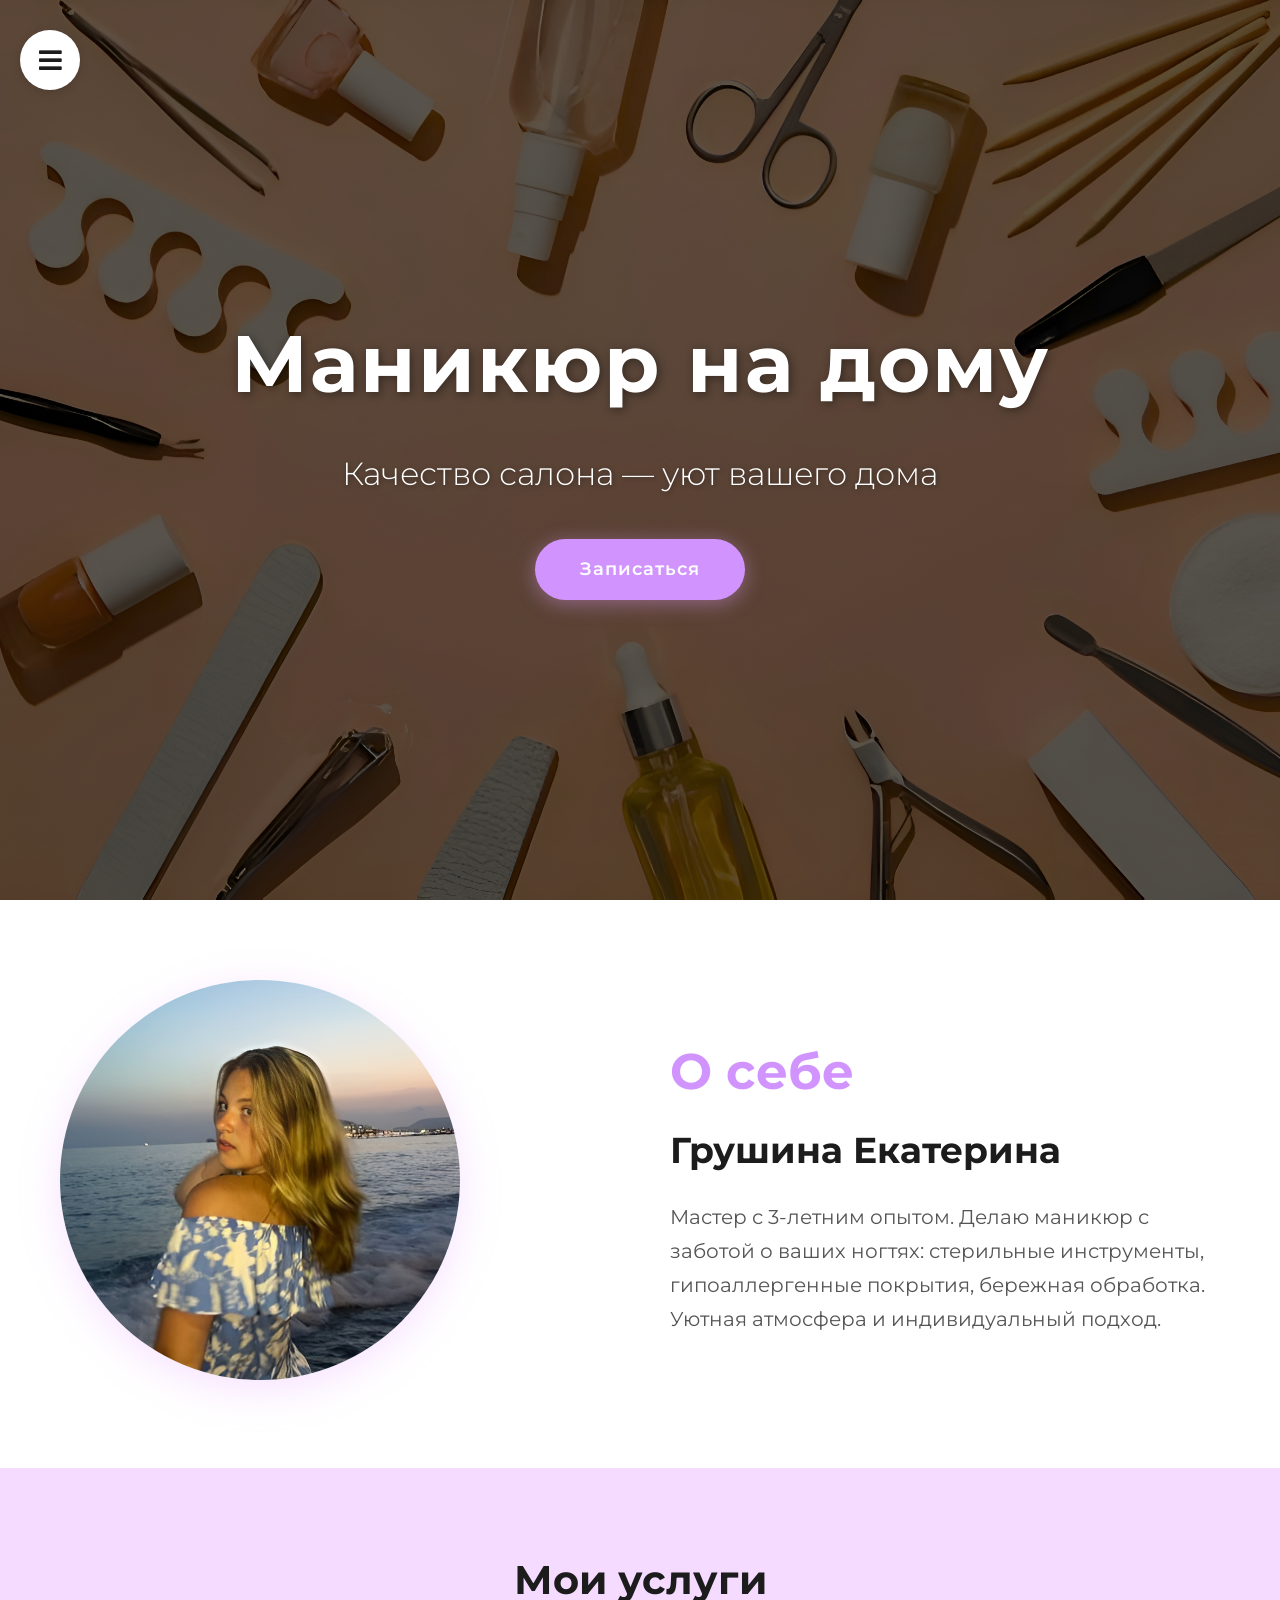
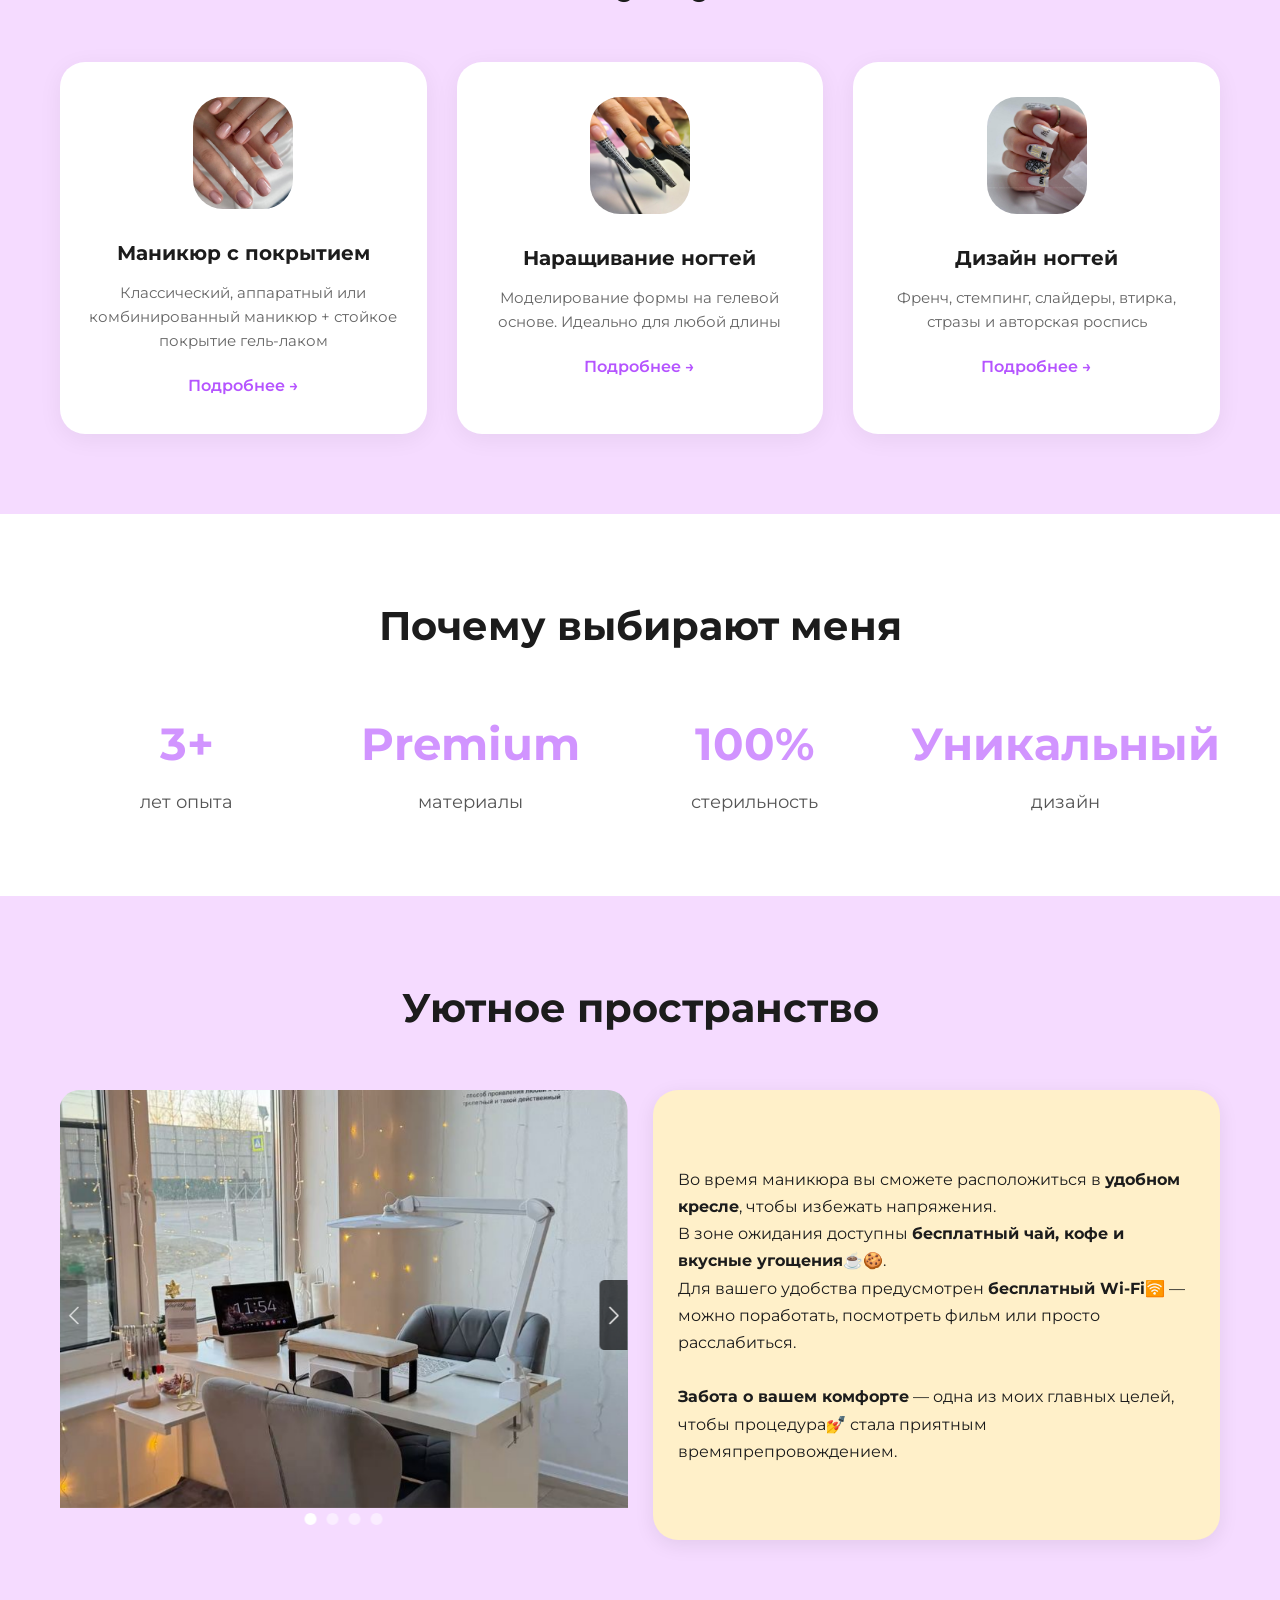
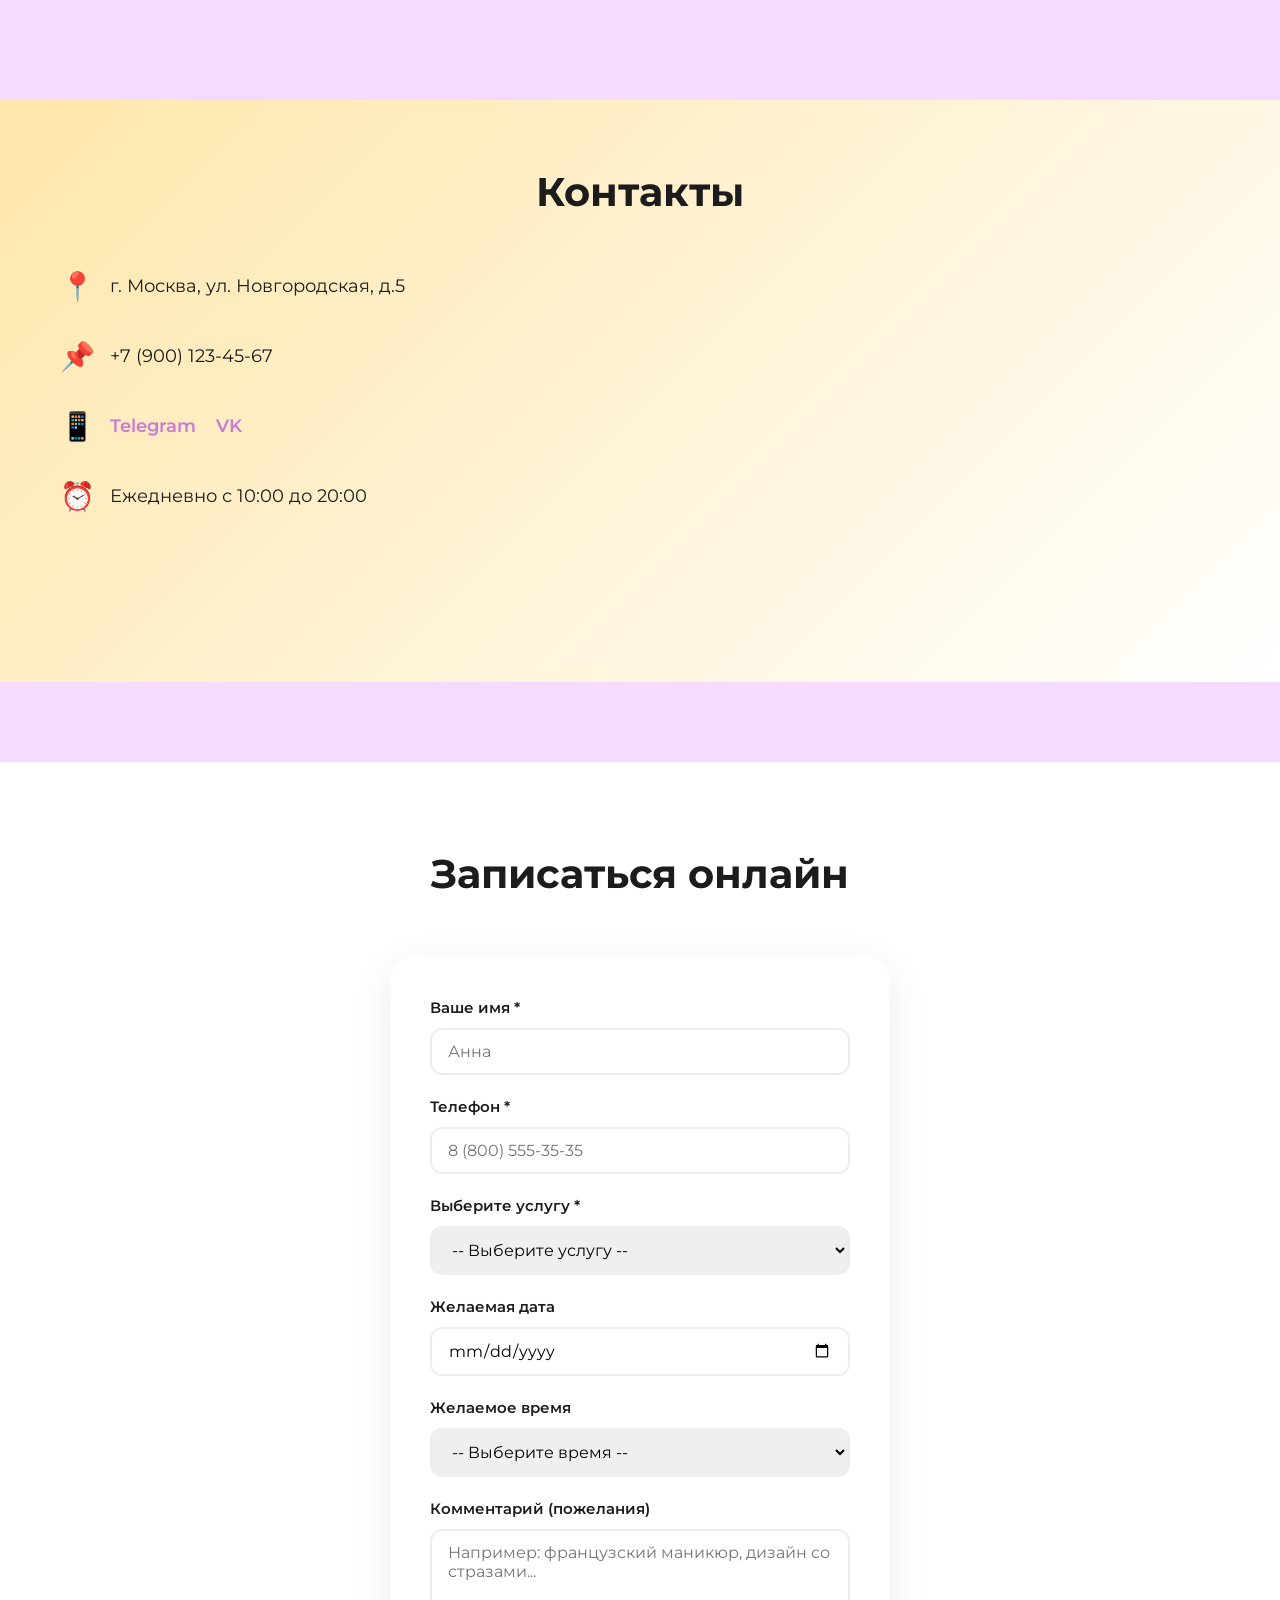
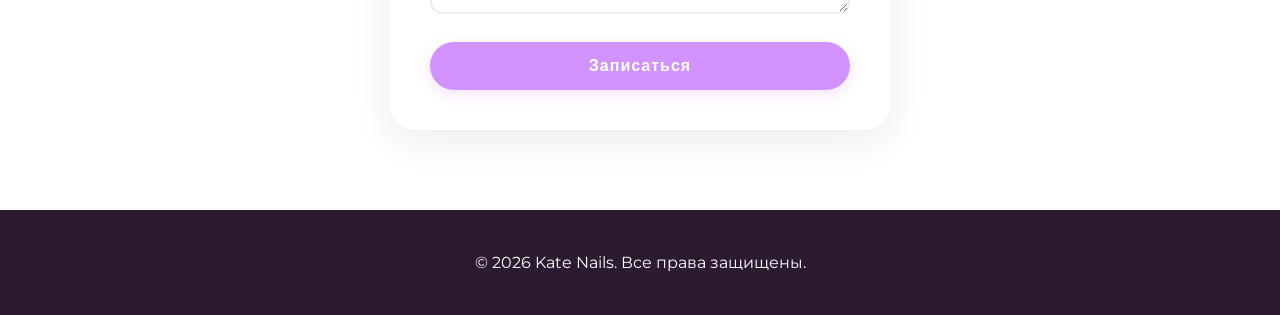
<file: index.html>
<!DOCTYPE html>
<html lang="ru">
<head>
    <meta charset="UTF-8">
    <meta name="viewport" content="width=device-width, initial-scale=1.0">
    <title>Kate Nails — Маникюр на дому</title>
    <link rel="stylesheet" href="https://cdnjs.cloudflare.com/ajax/libs/font-awesome/5.14.0/css/all.min.css"
        integrity="sha512-1PKOgIY59xJ8Co8+NE6FZ+LOAZKjy+KY8iq0G4B3CyeY6wYHN3yt9PW0XpSriVlkMXe40PTKnXrLnZ9+fkDaog=="
        crossorigin="lv" />
    <link rel="stylesheet" href="main.css">
</head>
<body>

    <!--кнопка откр меню-->
    <button class="nav-btn open-btn">
        <i class="fas fa-bars"></i>
    </button>

    <!--меню-->
    <div class="nav nav-black">
        <div class="nav nav-pink">
            <div class="nav nav-white">
                <button class="nav-btn close-btn">
                    <i class="fas fa-times"></i>
                </button>

                <img src="images/logo.png" alt="Kate Nails" class="logo logo-menu">

                <ul class="menu-list">
                    <li><a href="index.html#home">Главная</a></li>
                    <li><a href="index.html#services">Услуги</a></li>
                    <li><a href="price.html">Прайс</a></li>
                    <li><a href="portfolio.html">Портфолио</a></li>
                    <li><a href="index.html#contacts">Контакты</a></li>
                    <li><a href="index.html#booking">Запись</a></li>
                </ul>

                <!--соцсети-->
                <div class="menu-socials">
                    <a href="https://t.me/djanchik_nails" target="_blank"><i class="fab fa-telegram-plane"></i></a>
                    <a href="https://vk.com/" target="_blank"><i class="fab fa-vk"></i></a>
                </div>
            </div>
        </div>
    </div>


    <!--ОСНОВН КОНТЕНТ-->

    <!--Hero -->
    <section class="hero">
        <div class="hero-overlay">
            <div class="container">
                <h1 class="hero-title">Маникюр на дому</h1>
                <p class="hero-subtitle">Качество салона — уют вашего дома</p>
                <a href="#booking" class="hero__btn">Записаться</a>
            </div>
        </div>
    </section>

    <!--о мастере -->
    <section id="home" class="about">
        <div class="container about__grid">
            <div class="about__image">
                <img src="images/k3.jpg" alt="Грушина Екатерина">
            </div>
            <div class="about__content">
                <h1>О себе</h1>
                <h2>Грушина Екатерина</h2>
                <p class="about__subtitle">Мастер с 3-летним опытом. Делаю маникюр с заботой о ваших ногтях: стерильные инструменты, гипоаллергенные покрытия, бережная обработка. Уютная атмосфера и индивидуальный подход.</p>
            </div>
        </div>
    </section>

    <!-- усуги -->
    <section id="services" class="services">
        <div class="container">
            <h2 class="section-title">Мои услуги</h2>
            <div class="services__grid">
                <div class="service-card">
                    <div class="service-card__icon"><img src="images/spokr.jpg" alt=""></div>
                    <h3>Маникюр с покрытием</h3>
                    <p>Классический, аппаратный или комбинированный маникюр + стойкое покрытие гель-лаком</p>
                    <a href="price.html" class="service-card__link">Подробнее →</a>
                </div>
                <div class="service-card">
                    <div class="service-card__icon"><img src="images/nar.jpg" alt=""></div>
                    <h3>Наращивание ногтей</h3>
                    <p>Моделирование формы на гелевой основе. Идеально для любой длины</p>
                    <a href="price.html" class="service-card__link">Подробнее →</a>
                </div>
                <div class="service-card">
                    <div class="service-card__icon"><img src="images/diz.jpg" alt=""></div>
                    <h3>Дизайн ногтей</h3>
                    <p>Френч, стемпинг, слайдеры, втирка, стразы и авторская роспись</p>
                    <a href="price.html" class="service-card__link">Подробнее →</a>
                </div>
            </div>
        </div>
    </section>

    <!-- поч выбирают-->
    <section class="features">
        <div class="container">
            <h2 class="section-title">Почему выбирают меня</h2>
            <div class="features__grid">
                <div class="feature">
                    <span class="feature__number">3+</span>
                    <p>лет опыта</p>
                </div>
                <div class="feature">
                    <span class="feature__number">Premium</span>
                    <p>материалы</p>
                </div>
                <div class="feature">
                    <span class="feature__number">100%</span>
                    <p>стерильность</p>
                </div>
                <div class="feature">
                    <span class="feature__number">Уникальный</span>
                    <p>дизайн</p>
                </div>
            </div>
        </div>
    </section>

    <!--пространство-->
<section class="space">
    <div class="container">
        <h2 class="section-title">Уютное пространство</h2>
        <div class="space__grid">

            <!-- слайды -->
            <div class="space-slider">
                <a id="s0" href="#s0"></a>
                <div>
                    <div style="background-image: url('images/zone2.jpg');"></div>
                </div>
                <a id="s1" href="#s1"></a>
                <div>
                    <div style="background-image: url('images/zone.jpg');"></div>
                </div>
                <a id="s2" href="#s2"></a>
                <div>
                    <div style="background-image: url('images/zone4.jpg');"></div>
                </div>
                <a id="s3" href="#s3"></a>
                <div>
                    <div style="background-image: url('images/workspace.jpg');"></div>
                </div>
            </div>

            <!-- абзац -->
            <div class="abz">
                <p>Во время маникюра вы сможете расположиться в <b>удобном кресле</b>, чтобы избежать напряжения.<br> В зоне ожидания доступны <b>бесплатный чай, кофе и вкусные угощения</b>☕🍪.<br> Для вашего удобства предусмотрен <b>бесплатный Wi-Fi</b>🛜 — можно поработать, посмотреть фильм или просто расслабиться.<br><br> <b>Забота о вашем комфорте</b> — одна из моих главных целей, чтобы процедура💅 стала приятным времяпрепровождением.</p>
            </div>
        </div>
    </div>
</section>

    <!--контакты-->
    <section id="contacts" class="contacts">
        <div class="bg">
            <div class="container">
                <h2>Контакты</h2>
                <div class="contacts__grid">
                    <div class="contacts__info">
                        <div class="contact-item">
                            <span class="contact-icon">📍</span>
                            <p>г. Москва, ул. Новгородская, д.5</p>
                        </div>
                        <div class="contact-item">
                            <span class="contact-icon">📌</span>
                            <p>+7 (900) 123-45-67</p>
                        </div>
                        <div class="contact-item">
                            <span class="contact-icon">📱</span>
                            <div class="social-links">
                                <a href="https://t.me/djanchik_nails" target="_blank">Telegram</a>
                                <a href="https://vk.com/" target="_blank">VK</a>
                            </div>
                        </div>
                        <div class="contact-item">
                            <span class="contact-icon">⏰</span>
                            <p>Ежедневно с 10:00 до 20:00</p>
                        </div>
                    </div>
                    <div class="contacts__map">
                        <iframe src="https://yandex.ru/map-widget/v1/?ll=37.650180%2C55.807960&mode=search&ol=geo&ouri=ymapsbm1%3A%2F%2Fgeo%3Fdata%3DCgoxMjM5NTk0OTk1EkTQoNC-0YHRgdC40Y8sINCc0L7RgdC60LLQsCwg0J3QvtCy0LPQvtGA0L7QtNGB0LrQsNGPINGD0LvQuNGG0LAsIDUiCg1dbhZCFV4UckI%3D&z=12" 
                                width="500" height="350" style="border:0;" allowfullscreen="">
                        </iframe>
                    </div>
                </div>
            </div>
        </div>
    </section>

    <!--форма-->
    <section id="booking" class="booking">
        <div class="container">
            <h2 class="section-title">Записаться онлайн</h2>
            <div class="booking__form-wrapper">
                <form id="bookingForm" class="booking-form">
                    <div class="form-group">
                        <label for="clientName">Ваше имя *</label>
                        <input type="text" id="clientName" name="name" placeholder="Анна" required>
                    </div>
                    <div class="form-group">
                        <label for="clientPhone">Телефон *</label>
                        <input type="tel" id="clientPhone" name="phone" placeholder="8 (800) 555-35-35" required>
                    </div>
                    <div class="form-group">
                        <label for="serviceType">Выберите услугу *</label>
                        <select id="serviceType" name="service" required>
                            <option value="">-- Выберите услугу --</option>
                            <option value="Маникюр с покрытием">Маникюр с покрытием</option>
                            <option value="Наращивание ногтей">Наращивание ногтей</option>
                            <option value="Дизайн ногтей">Дизайн ногтей</option>
                            <option value="Снятие покрытия">Снятие покрытия</option>
                        </select>
                    </div>
                    <div class="form-group">
                        <label for="bookingDate">Желаемая дата</label>
                        <input type="date" id="bookingDate" name="date">
                    </div>
                    <div class="form-group">
                        <label for="bookingTime">Желаемое время</label>
                        <select id="bookingTime" name="time">
                            <option value="">-- Выберите время --</option>
                            <option value="10:00">10:00</option>
                            <option value="14:00">14:00</option>
                            <option value="17:00">17:00</option>
                            <option value="19:00">19:00</option>
                        </select>
                    </div>
                    <div class="form-group">
                        <label for="bookingComment">Комментарий (пожелания)</label>
                        <textarea id="bookingComment" name="comment" rows="3" placeholder="Например: французский маникюр, дизайн со стразами..."></textarea>
                    </div>
                    <button type="submit" class="btn btn-block">Записаться</button>
                </form>
                <div id="bookingSuccess" class="booking-success" style="display: none;">
                    <p>✅ Спасибо! Сейчас откроется Telegram для подтверждения записи.</p>
                    <p>Если этого не произошло, <a href="#" id="manualLink">нажмите здесь</a>.</p>
                </div>
            </div>
        </div>
    </section>

    <!-- подвал -->
    <footer class="footer">
        <div class="container">
            <p>© 2026 Kate Nails. Все права защищены.</p>
        </div>
    </footer>

    <script src="main.js"></script>
</body>
</html>
</file>
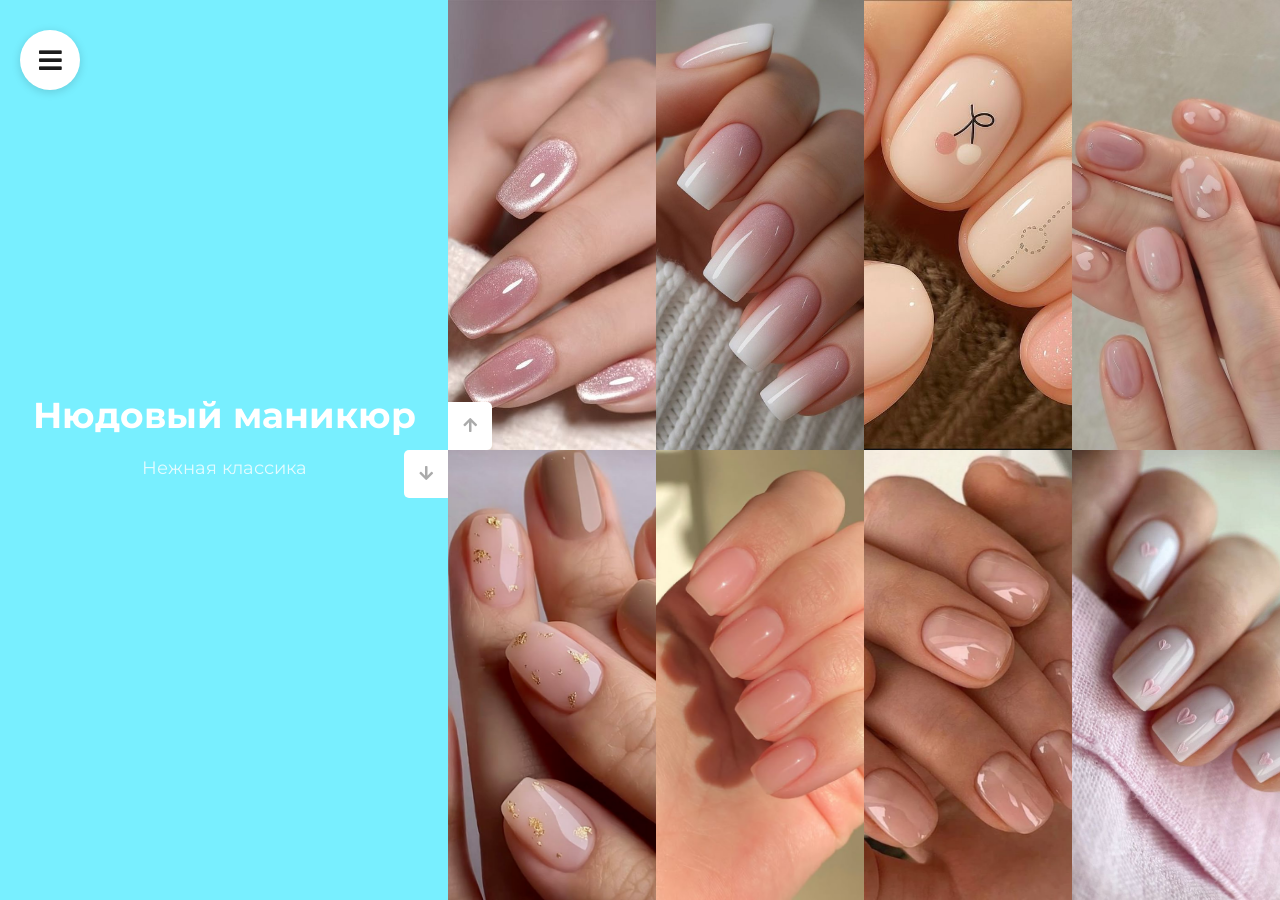
<file: portfolio.html>
<!DOCTYPE html>
<html lang="ru">
<head>
    <meta charset="UTF-8">
    <meta name="viewport" content="width=device-width, initial-scale=1.0">
    <title>Портфолио | Kate Nails</title>
    <link rel="stylesheet" href="https://cdnjs.cloudflare.com/ajax/libs/font-awesome/5.15.1/css/all.min.css" />
    <link rel="stylesheet" href="main.css">
</head>
<body>
<!--кнопка откр меню-->
    <button class="nav-btn open-btn">
        <i class="fas fa-bars"></i>
    </button>

    <!--меню-->
    <div class="nav nav-black">
        <div class="nav nav-pink">
            <div class="nav nav-white">
                <button class="nav-btn close-btn">
                    <i class="fas fa-times"></i>
                </button>

                <img src="images/logo.png" alt="Kate Nails" class="logo logo-menu">

                <ul class="menu-list">
                    <li><a href="index.html#home">Главная</a></li>
                    <li><a href="index.html#services">Услуги</a></li>
                    <li><a href="price.html">Прайс</a></li>
                    <li><a href="portfolio.html">Портфолио</a></li>
                    <li><a href="index.html#contacts">Контакты</a></li>
                    <li><a href="index.html#booking">Запись</a></li>
                </ul>

                <!--соцсети-->
                <div class="menu-socials">
                    <a href="https://t.me/djanchik_nails" target="_blank"><i class="fab fa-telegram-plane"></i></a>
                    <a href="https://vk.com/" target="_blank"><i class="fab fa-vk"></i></a>
                </div>
            </div>
        </div>
    </div>

    <!-- СЛАЙДЕР -->
    <div class="portfolio-slider">
        <!-- левая часть-->
        <div class="portfolio-left">
            <div style="background-color: #b255fa;">
                <h1>Втирка и блёстки</h1>
                <p>Сияние и роскошь</p>
            </div>
            <div style="background-color: #558cfa;">
                <h1>Дизайн ногтей</h1>
                <p>Яркие решения</p>
            </div>
            <div style="background-color: #ffc078;">
                <h1>Френч</h1>
                <p>Элегантность и стиль</p>
            </div>
            <div style="background-color: #78efff;">
                <h1>Нюдовый маникюр</h1>
                <p>Нежная классика</p>
            </div>
        </div>

        <!-- правая часть-->
        <div class="portfolio-right">

            <!-- слайд 1: Нюдовый -->
            <div class="portfolio-grid-slide">
                <div class="grid-item">
                    <img src="images/portfolio/nud1.jpg" alt="Нюд">
                    <b>Кошачий глаз</b>
                    <em>Гель-лак, глянцевый топ</em>
                </div>
                <div class="grid-item">
                    <img src="images/portfolio/nud2.jpg" alt="Нюд">
                    <b>Нюдовый градиент</b>
                    <em>Двухцветное покрытие</em>
                </div>
                <div class="grid-item">
                    <img src="images/portfolio/nud3.jpg" alt="Нюд">
                    <b>Простой дизайн</b>
                    <em>Классический маникюр</em>
                </div>
                <div class="grid-item">
                    <img src="images/portfolio/nud4.jpg" alt="Нюд">
                    <b>Молочный шик</b>
                    <em>Однотон + дизайн</em>
                </div>
                <div class="grid-item">
                    <img src="images/portfolio/nud5.jpg" alt="Френч">
                    <b>Нежный нюд</b>
                    <em>Нюд + поталь</em>
                </div>
                <div class="grid-item">
                    <img src="images/portfolio/nud6.jpg" alt="Френч">
                    <b>Персиковый тон</b>
                    <em>Однотонное покрытие</em>
                </div>
                <div class="grid-item">
                    <img src="images/portfolio/nud7.jpg" alt="Френч">
                    <b>Бежевый минимал</b>
                    <em>Классический маникюр</em>
                </div>
                <div class="grid-item">
                    <img src="images/portfolio/nud8.jpg" alt="Френч">
                    <b>Молочный шарм</b>
                    <em>Однотон + наклейки</em>
                </div>
            </div>

            <!-- слайд 2: Френч -->
            <div class="portfolio-grid-slide">
                <div class="grid-item">
                    <img src="images/portfolio/fr1.jpg" alt="Френч">
                    <b>Френч с дизайном</b>
                    <em>Цветочный узор</em>
                </div>
                <div class="grid-item">
                    <img src="images/portfolio/fr2.jpg" alt="Френч">
                    <b>Классический френч</b>
                    <em>Белый край, нюд</em>
                </div>
                <div class="grid-item">
                    <img src="images/portfolio/fr3.jpg" alt="Френч">
                    <b>Классический френч</b>
                    <em>Белый край, овал</em>
                </div>
                <div class="grid-item">
                    <img src="images/portfolio/fr4.jpg" alt="Френч">
                    <b>Френч с дизайном</b>
                    <em>Сердечки</em>
                </div>
                <div class="grid-item">
                    <img src="images/portfolio/fr5.jpg" alt="Дизайн">
                    <b>Цветной френч</b>
                    <em>Красный край</em>
                </div>
                <div class="grid-item">
                    <img src="images/portfolio/fr6.jpg" alt="Дизайн">
                     <b>Цветной френч</b>
                    <em>Оранжевый край</em>
                </div>
                <div class="grid-item">
                    <img src="images/portfolio/fr7.jpg" alt="Дизайн">
                    <b>Лавандовая нежность</b>
                    <em>Сиреневый край</em>
                </div>
                <div class="grid-item">
                    <img src="images/portfolio/fr8.jpg" alt="Дизайн">
                    <b>Френч с блёстками</b>
                    <em>С золотым контуром</em>
                </div>
            </div>

            <!-- слайд 3: Дизайн -->
            <div class="portfolio-grid-slide">
                <div class="grid-item">
                    <img src="images/portfolio/d1.jpg" alt="Дизайн">
                    <b>Облачный дизайн</b>
                    <em>Нюд + узор</em>
                </div>
                <div class="grid-item">
                    <img src="images/portfolio/d2.jpg" alt="Дизайн">
                    <b>Цветочный дизайн</b>
                    <em>Гель-лак и дизайн</em>
                </div>
                <div class="grid-item">
                    <img src="images/portfolio/d3.jpg" alt="Дизайн">
                    <b>Жемчужное небо</b>
                    <em>Втирка + наклейки</em>
                </div>
                <div class="grid-item">
                    <img src="images/portfolio/d4.jpg" alt="Дизайн">
                    <b>Хрустальный край</b>
                    <em>Стразы и блёстки</em>
                </div>
                 <div class="grid-item">
                    <img src="images/portfolio/d5.jpg" alt="Дизайн">
                    <b>Двухцветный мрамор</b>
                    <em>Блёстки + глянцевый топ</em>
                </div>
                <div class="grid-item">
                    <img src="images/portfolio/d8.jpg" alt="Дизайн">
                    <b>Яркий узор</b>
                    <em>Блёстки + глянцевый топ</em>
                </div>
                <div class="grid-item">
                    <img src="images/portfolio/d6.jpg" alt="Дизайн">
                    <b>Неоновый маникюр</b>
                    <em>Матовый топ с паутинкой</em>
                </div>
                <div class="grid-item">
                    <img src="images/portfolio/d7.jpg" alt="Дизайн">
                    <b>Глубокая элегантность</b>
                    <em>Дизайн и матовый топ</em>
                </div>   
            </div>

            <!-- слайд 4: Втирка -->
            <div class="portfolio-grid-slide">
                <div class="grid-item">
                    <img src="images/portfolio/vtir1.jpg" alt="Нюд">
                    <b>Перламутровый блеск</b>
                    <em>Лёгкий шиммер</em>
                </div>
                <div class="grid-item">
                    <img src="images/portfolio/vtir2.jpg" alt="Нюд">
                    <b>Розовый кашемир</b>
                    <em>Однотонное покрытие</em>
                </div>
                <div class="grid-item">
                    <img src="images/portfolio/vtir3.jpg" alt="Нюд">
                    <b>Жемчужный дизайн</b>
                    <em>Перламутровый маникюр</em>
                </div>
                <div class="grid-item">
                    <img src="images/portfolio/vtir4.jpg" alt="Нюд">
                    <b>Голография</b>
                    <em>Втирка</em>
                </div>
                    <div class="grid-item">
                    <img src="images/portfolio/bl1.jpg" alt="Дизайн">
                    <b>Блестящий акцент</b>
                    <em>Нюд с россыпью блёсток</em>
                </div>
                <div class="grid-item">
                    <img src="images/portfolio/bl2.jpg" alt="Дизайн">
                    <b>Золотая фольга</b>
                    <em>Блёстки + топ</em>
                </div>
                <div class="grid-item">
                    <img src="images/portfolio/bl3.jpg" alt="Дизайн">
                    <b>Лавандовая нежность</b>
                    <em>Сиреневый оттенок</em>
                </div>
                <div class="grid-item">
                    <img src="images/portfolio/bl4.jpg" alt="Дизайн">
                    <b>Звёздное сияние</b>
                    <em>Голографический эффект</em>
                </div>
            </div>

        </div>

        <!-- кнопки управл-->
        <div class="portfolio-buttons">
            <button class="port-down-button">
                <i class="fas fa-arrow-down"></i>
            </button>
            <button class="port-up-button">
                <i class="fas fa-arrow-up"></i>
            </button>
        </div>
    </div>

    <script src="portfolio.js"></script>
</body>
</html>
</file>
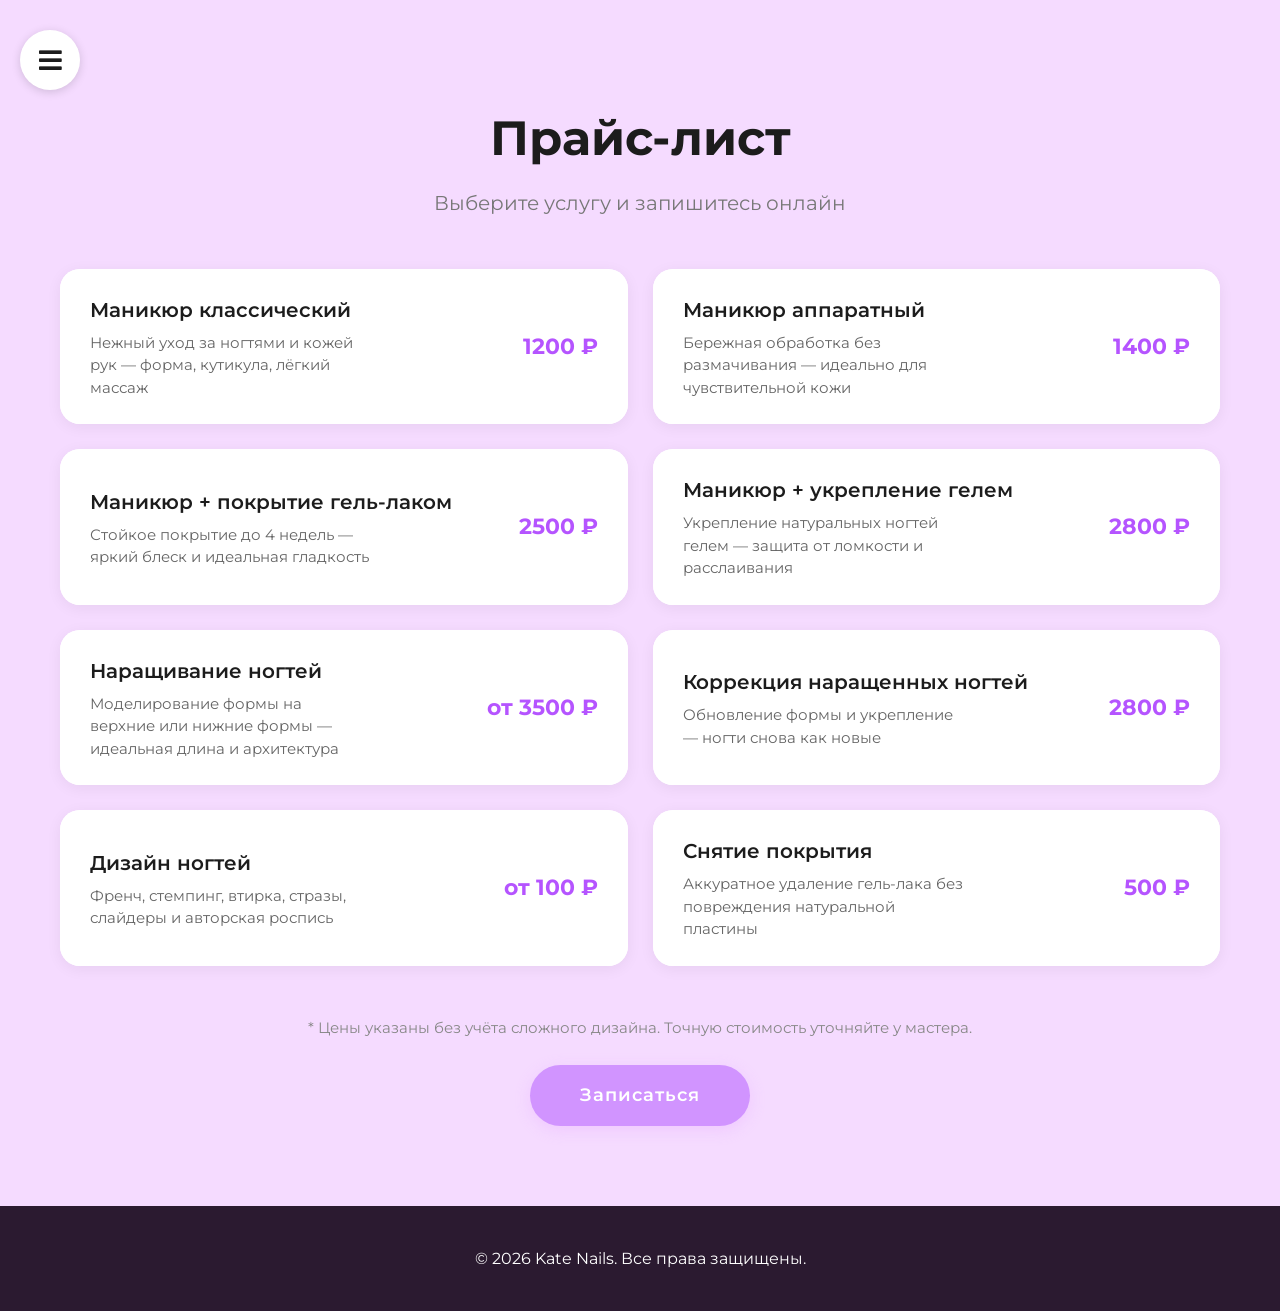
<file: price.html>
<!DOCTYPE html>
<html lang="ru">
<head>
    <meta charset="UTF-8">
    <meta name="viewport" content="width=device-width, initial-scale=1.0">
    <title>Прайс-лист | Kate Nails</title>
    <link rel="stylesheet" href="https://cdnjs.cloudflare.com/ajax/libs/font-awesome/5.14.0/css/all.min.css"/>
    <link rel="stylesheet" href="main.css">
</head>
<body>

  <!--кнопка откр меню-->
    <button class="nav-btn open-btn">
        <i class="fas fa-bars"></i>
    </button>

    <!--меню-->
    <div class="nav nav-black">
        <div class="nav nav-pink">
            <div class="nav nav-white">
                <button class="nav-btn close-btn">
                    <i class="fas fa-times"></i>
                </button>

                <img src="images/logo.png" alt="Kate Nails" class="logo logo-menu">

                <ul class="menu-list">
                    <li><a href="index.html#home">Главная</a></li>
                    <li><a href="index.html#services">Услуги</a></li>
                    <li><a href="price.html">Прайс</a></li>
                    <li><a href="portfolio.html">Портфолио</a></li>
                    <li><a href="index.html#contacts">Контакты</a></li>
                    <li><a href="index.html#booking">Запись</a></li>
                </ul>

                <!--соцсети-->
                <div class="menu-socials">
                    <a href="https://t.me/djanchik_nails" target="_blank"><i class="fab fa-telegram-plane"></i></a>
                    <a href="https://vk.com/" target="_blank"><i class="fab fa-vk"></i></a>
                </div>
            </div>
        </div>
    </div>

    <!-- основн контент -->
    <main>
        <section class="price-page">
            <div class="container">
                <h1 class="page-title">Прайс-лист</h1>
                <p class="page-subtitle">Выберите услугу и запишитесь онлайн</p>

                <!-- карточки прайса -->
                <div class="price-cards">

                    <!--1-->
                    <div class="price-card" style="background-image: url('images/загруженное\ \(12\).jpg');">
                        <div class="price-card__content">
                            <div class="price-card__info">
                                <h3>Маникюр классический</h3>
                                <p>Нежный уход за ногтями и кожей рук — форма, кутикула, лёгкий массаж</p>
                            </div>
                            <span class="price-card__price">1200 ₽</span>
                        </div>
                    </div>

                    <!-- 2-->
                    <div class="price-card" style="background-image: url('images/загруженное\ \(10\).jpg');">
                        <div class="price-card__content">
                            <div class="price-card__info">
                                <h3>Маникюр аппаратный</h3>
                                <p>Бережная обработка без размачивания — идеально для чувствительной кожи</p>
                            </div>
                            <span class="price-card__price">1400 ₽</span>
                        </div>
                    </div>

                    <!--3-->
                    <div class="price-card" style="background-image: url('images/загруженное\ \(11\).jpg');">
                        <div class="price-card__content">
                            <div class="price-card__info">
                                <h3>Маникюр + покрытие гель-лаком</h3>
                                <p>Стойкое покрытие до 4 недель — яркий блеск и идеальная гладкость</p>
                            </div>
                            <span class="price-card__price">2500 ₽</span>
                        </div>
                    </div>

                    <!-- 4  -->
                    <div class="price-card" style="background-image: url('images/загруженное\ \(13\).jpg');">
                        <div class="price-card__content">
                            <div class="price-card__info">
                                <h3>Маникюр + укрепление гелем</h3>
                                <p>Укрепление натуральных ногтей гелем — защита от ломкости и расслаивания</p>
                            </div>
                            <span class="price-card__price">2800 ₽</span>
                        </div>
                    </div>

                    <!--  5 -->
                    <div class="price-card" style="background-image: url('images/nar.jpg');">
                        <div class="price-card__content">
                            <div class="price-card__info">
                                <h3>Наращивание ногтей</h3>
                                <p>Моделирование формы на верхние или нижние формы — идеальная длина и архитектура</p>
                            </div>
                            <span class="price-card__price">от 3500 ₽</span>
                        </div>
                    </div>

                    <!--6 -->
                    <div class="price-card" style="background-image: url('images/spokr.jpg');">
                        <div class="price-card__content">
                            <div class="price-card__info">
                                <h3>Коррекция наращенных ногтей</h3>
                                <p>Обновление формы и укрепление — ногти снова как новые</p>
                            </div>
                            <span class="price-card__price">2800 ₽</span>
                        </div>
                    </div>

                    <!-- 7  -->
                    <div class="price-card" style="background-image: url('images/diz.jpg');">
                        <div class="price-card__content">
                            <div class="price-card__info">
                                <h3>Дизайн ногтей</h3>
                                <p>Френч, стемпинг, втирка, стразы, слайдеры и авторская роспись</p>
                            </div>
                            <span class="price-card__price">от 100 ₽</span>
                        </div>
                    </div>

                    <!-- 8  -->
                    <div class="price-card" style="background-image: url('images/загруженное\ \(10\).jpg');">
                        <div class="price-card__content">
                            <div class="price-card__info">
                                <h3>Снятие покрытия</h3>
                                <p>Аккуратное удаление гель-лака без повреждения натуральной пластины</p>
                            </div>
                            <span class="price-card__price">500 ₽</span>
                        </div>
                    </div>

                </div>

                <!-- комент и кнопка -->
                <div class="price-note">
                    <p>* Цены указаны без учёта сложного дизайна. Точную стоимость уточняйте у мастера.</p>
                    <a href="index.html#booking" class="btn">Записаться</a>
                </div>
            </div>
        </section>
    </main>

    <footer class="footer">
        <div class="container">
            <p>© 2026 Kate Nails. Все права защищены.</p>
        </div>
    </footer>

    <script src="main.js"></script>
</body>
</html>
</file>
<file: main.css>
@import url('https://fonts.googleapis.com/css2?family=Montserrat:wght@300;400;500;600;700&display=swap');

* {
    margin: 0;
    padding: 0;
    box-sizing: border-box;
}

:root {
    --pink: #d194ff;
    --pink-dark: #b554ff;
    --light: #f5dbff;
    --yellow: #ffe7ab;
    --yellow-light: #fff0c9;
    --text: #1c1c1c;
    --white: #ffffff;
}

body {
    font-family: 'Montserrat', sans-serif;
    color: var(--text);
    line-height: 1.6;
    background: var(--light);
    overflow-x: hidden;
}

.container {
    max-width: 1200px;
    margin: 0 auto;
    padding: 0 20px;
}

/* burger */

/* Кнопка открытия */
.nav-btn {
    border: none;
    background-color: transparent;
    cursor: pointer;
    font-size: 26px;
    color: var(--text);
}

.open-btn {
    position: fixed;
    top: 30px;
    left: 20px;
    z-index: 200;
    background: var(--white);
    width: 60px;
    height: 60px;
    border-radius: 50%;
    display: flex;
    align-items: center;
    justify-content: center;
    box-shadow: 0 2px 10px rgba(0,0,0,0.15);
    transition: transform 0.3s;
}

.open-btn:hover {
    transform: scale(1.1);
}

/* Трёхслойн нав */
.nav {
    position: fixed;
    top: 0;
    left: 0;
    height: 100vh;
    transform: translateX(-100%);
    transition: transform 0.2s ease-in-out;
    z-index: 300;
}

.nav.visible {
    transform: translateX(0);
}


.nav-black {
    background-color: #2b1a30;
    width: 60%;
    max-width: 480px;
    min-width: 320px;
    transition-delay: 0.4s;
}

.nav-black.visible {
    transition-delay: 0s;
}


.nav-pink {
    background-color: var(--pink);
    width: 95%;
    transition-delay: 0.2s;
}

.nav-pink.visible {
    transition-delay: 0.1s;
}


.nav-white {
    background-color: #fff;
    width: 95%;
    padding: 40px;
    position: relative;
    transition-delay: 0s;
}

.nav-white.visible {
    transition-delay: 0.2s;
}

/* Кнопка закрытия */
.close-btn {
    opacity: 0.4;
    position: absolute;
    top: 30px;
    right: 30px;
    font-size: 24px;
    transition: opacity 0.3s;
}

.close-btn:hover {
    opacity: 1;
}

/* логотип */
.logo-menu {
    width: 100%;
    max-width: 350px;
    height: auto;
    margin-bottom: 40px;
    border-radius: 15px;
    display: block;
}

@media (max-width: 768px) {
    .logo-menu {
        max-width: 250px;
        margin-bottom: 25px;
    }
}

@media (max-width: 480px) {
    .logo-menu {
        max-width: 180px;
        margin-bottom: 20px;
    }
}

/* список  в меню */
.menu-list {
    list-style-type: none;
    padding: 0;
}

.menu-list li {
    margin: 18px 0;
}

.menu-list li a {
    color: #2b1a30;
    font-size: 18px;
    text-decoration: none;
    font-weight: 600;
    text-transform: uppercase;
    letter-spacing: 1px;
    transition: color 0.3s;
}

.menu-list li a:hover {
    color: var(--pink-dark);
}

/*соцсети в меню */
.menu-socials {
    margin-top: 40px;
    display: flex;
    gap: 20px;
}

.menu-socials a {
    color: var(--pink-dark);
    font-size: 22px;
    transition: color 0.3s;
}

.menu-socials a:hover {
    color: #2b1a30;
}

/*HERO*/
.hero {
    height: 100vh;
    min-height: 600px;
    background: url('images/bg2.jpg') center center / cover no-repeat;
    position: relative;
    display: flex;
    align-items: center;
    justify-content: center;
    text-align: center;
}

.hero-overlay {
    position: absolute;
    top: 0;
    left: 0;
    width: 100%;
    height: 100%;
    background: rgba(0, 0, 0, 0.4);
    display: flex;
    align-items: center;
    justify-content: center;
}

.hero-title {
    font-size: 80px;
    font-weight: 700;
    color: #fff;
    text-shadow: 2px 2px 10px rgba(0, 0, 0, 0.4);
    margin-bottom: 20px;
    letter-spacing: 2px;
}

.hero-subtitle {
    font-size: 32px;
    color: #fff;
    text-shadow: 1px 1px 5px rgba(0, 0, 0, 0.4);
    margin-bottom: 40px;
    font-weight: 300;
}

.hero__btn {
    display: inline-block;
    padding: 16px 45px;
    background: var(--pink);
    color: #fff;
    border: none;
    border-radius: 50px;
    font-size: 18px;
    font-weight: 600;
    text-decoration: none;
    letter-spacing: 1px;
    transition: all 0.3s;
    box-shadow: 0 4px 20px rgba(229, 158, 255, 0.4);
}

.hero__btn:hover {
    background: var(--pink-dark);
    transform: translateY(-3px);
    box-shadow: 0 6px 25px rgba(229, 158, 255, 0.5);
}
@media (max-width: 992px) {
    .hero-title {
        font-size: 60px;
    }
    .hero-subtitle {
        font-size: 26px;
    }
}

@media (max-width: 768px) {
    .hero {
        min-height: 500px;
        height: auto;
        padding: 100px 0;
    }
    .hero-title {
        font-size: 42px;
        margin-bottom: 15px;
    }
    .hero-subtitle {
        font-size: 20px;
        margin-bottom: 30px;
        padding: 0 15px;
    }
    .hero__btn {
        padding: 12px 35px;
        font-size: 16px;
    }
}

@media (max-width: 480px) {
    .hero-title {
        font-size: 32px;
    }
    .hero-subtitle {
        font-size: 16px;
    }
}

/*секции*/
section {
    padding: 80px 0;
}

.section-title {
    font-size: 40px;
    text-align: center;
    margin-bottom: 50px;
    color: var(--text);
    font-weight: 700;
}

/*о  мастере */
.about {
    background: var(--white);
}

.about__grid {
    display: grid;
    grid-template-columns: 1fr 1fr;
    gap: 60px;
    align-items: center;
}

.about__content h1 {
    font-size: 50px;
    margin-bottom: 10px;
    color: var(--pink);
}

.about__content h2 {
    font-size: 36px;
    margin-bottom: 20px;
    color: var(--text);
}

.about__subtitle {
    font-size: 20px;
    color: #555;
    line-height: 1.7;
}

.about__image img {
    width: 100%;
    max-width: 400px;
    border-radius: 50%;
    box-shadow: 0 10px 40px rgba(229, 158, 255, 0.3);
}

/*  услуги  */
.services__grid {
    display: grid;
    grid-template-columns: repeat(3, 1fr);
    gap: 30px;
}

.service-card {
    background: var(--white);
    padding: 35px 25px;
    border-radius: 25px;
    box-shadow: 0 5px 25px rgba(0,0,0,0.06);
    text-align: center;
    transition: transform 0.3s, box-shadow 0.3s;
}

.service-card:hover {
    transform: translateY(-8px);
    box-shadow: 0 15px 40px rgba(229, 158, 255, 0.2);
}

.service-card__icon img {
    width: 100px;
    border-radius: 30px;
    margin-bottom: 20px;
}

.service-card h3 {
    margin-bottom: 12px;
    font-size: 20px;
}

.service-card p {
    color: #666;
    font-size: 15px;
    line-height: 1.6;
}

.service-card__link {
    display: inline-block;
    margin-top: 20px;
    color: var(--pink-dark);
    text-decoration: none;
    font-weight: 600;
    transition: color 0.3s;
}

.service-card__link:hover {
    color: #2b1a30;
}

/* поч выбир  */
.features {
    background: var(--white);
}

.features__grid {
    display: grid;
    grid-template-columns: repeat(4, 1fr);
    gap: 30px;
    text-align: center;
}

.feature__number {
    display: block;
    font-size: 45px;
    font-weight: 700;
    color: var(--pink);
    margin-bottom: 8px;
}

.feature p {
    font-size: 18px;
    color: #555;
}

/* пространство */
.space__grid {
    display: grid;
    grid-template-columns: 1fr 1fr;
    gap: 25px;
    align-items: start;
}

/* слыйды  */
.space-slider {
    overflow: hidden;
    font-size: 0;
    padding-top: 10px;
    transform: rotate(180deg);
    position: relative;
    text-align: center;
    border-radius: 20px;
    height: 450px;
}

/* Слайды */
.space-slider > div {
    z-index: -1;
    position: relative;
    display: none;
}

/* Точка активного слайда */
.space-slider > div::before {
    z-index: 1000;
    vertical-align: bottom;
    position: relative;
    content: ".";
    display: inline-block;
    margin: 5px;
    border-radius: 10px;
    height: 12px;
    width: 12px;
    background: rgb(255, 255, 255);
}

/* Кнопки-точки */
.space-slider > a {
    height: 12px;
    width: 12px;
    margin: 5px;
    border-radius: 10px;
    background: rgba(255, 255, 255, 0.5);
    font-size: 0;
    overflow: hidden;
    display: inline-block;
    transition: background 0.3s;
}

.space-slider > a:hover {
    background: rgba(255, 255, 255, 0.8);
}

.space-slider > a:target {
    display: none;
}

.space-slider > a:target + div {
    display: inline;
}

/* Стрелка влево */
.space-slider > a::before,
.space-slider > a:first-child:target ~ a:nth-last-child(2)::before {
    height: 70px;
    line-height: 60px;
    width: 28px;
    content: "";
    background: rgba(0, 0, 0, 0.3);
    background-position: center;
    background-repeat: no-repeat;
    background-image: url("data:image/svg+xml;utf8,<svg xmlns='http://www.w3.org/2000/svg' viewBox='0 0 100 100'><path fill='white' d='M61.59,78.41a2,2,0,0,0,2.83-2.83L36.83,48,64.41,20.41a2,2,0,0,0-2.83-2.83l-29,29a2,2,0,0,0,0,2.83Z'/></svg>");
    background-size: 28px auto;
    color: #fff;
    position: absolute;
    left: 0;
    margin-top: -35px;
    top: 50%;
    display: block;
    border-radius: 0 5px 5px 0;
}

/* Стрелка вправо */
.space-slider > a:target + div + a::after,
.space-slider > a:nth-child(1)::after {
    height: 70px;
    margin-top: -35px;
    line-height: 60px;
    width: 28px;
    font-weight: 900;
    font-size: 1.3rem;
    color: #fff;
    background: rgba(0, 0, 0, 0.3);
    background-position: center;
    background-repeat: no-repeat;
    background-image: url("data:image/svg+xml;utf8,<svg xmlns='http://www.w3.org/2000/svg' viewBox='0 0 100 100'><path fill='white' d='M32.59,78.41a2,2,0,0,0,2.83,0l29-29a2,2,0,0,0,0-2.83l-29-29a2,2,0,0,0-2.83,2.83L60.17,48,32.59,75.59A2,2,0,0,0,32.59,78.41Z'/></svg>");
    background-size: 28px auto;
    content: "";
    position: absolute;
    right: 0;
    top: 50%;
    display: block;
    border-radius: 5px 0 0 5px;
}

/* скрываем левстрелку у активных */
.space-slider > a:target ~ a::before {
    display: none;
}

/* по умолчанию показ последний слайд */
.space-slider > a:not(:target) ~ div:last-child {
    display: inline;
}

.space-slider > a:not(:target) ~ a:nth-last-child(2) {
    display: none;
}

.space-slider > a:target ~ a:nth-last-child(2) {
    display: inline-block;
}

.space-slider > a:target ~ div:last-child {
    display: none !important;
}

.space-slider > a:target + div:last-child {
    display: inline !important;
}

/* Контент */
.space-slider > div > div {
    font-size: 15px;
    position: relative;
    margin-top: 0px;
    transform: rotate(180deg);
    overflow: hidden;
    z-index: -22;
    padding: 0;
    box-sizing: border-box;
    background-size: cover;
    background-position: center;
    text-align: left;
    width: 100%;
    height: 420px;
    float: right;
    display: block;
}

/* Анимация появления */
.space-slider > div > div {
    animation-duration: 0.6s;
    animation-fill-mode: both;
    animation-name: spaceSlideInLeft;
}

@keyframes spaceSlideInLeft {
    0% {
        opacity: 0;
        transform: rotate(180deg) translateX(-8%);
    }
    100% {
        opacity: 1;
        transform: rotate(180deg) translateX(0);
    }
}


/* Текст */
.abz {
    background: var(--yellow-light);
    padding: 25px;
    border-radius: 25px;
    box-shadow: 0 5px 20px rgba(0,0,0,0.08);
    font-size: 16px;
    line-height: 1.7;
    color: var(--text);
    display: flex;
    align-items: center;
    min-height: 450px;
}

/*  АДАПТИВ  */
@media (max-width: 768px) {
    .space__grid {
        grid-template-columns: 1fr;
    }

    .space-slider {
        height: 300px;
    }

    .space-slider > div > div {
        height: 280px;
    }

    .abz {
        min-height: auto;
    }
}

/*  контвкты*/
.bg {
    background: linear-gradient(135deg, var(--yellow), var(--white));
    padding: 60px 0;
}

.contacts h2 {
    text-align: center;
    font-size: 40px;
    margin-bottom: 40px;
}

.contacts__grid {
    display: grid;
    grid-template-columns: 1fr 1fr;
    gap: 50px;
}

.contact-item {
    display: flex;
    align-items: center;
    gap: 15px;
    margin-bottom: 25px;
}

.contact-icon {
    font-size: 28px;
}

.contacts__info p {
    font-size: 18px;
}

.social-links {
    display: flex;
    gap: 20px;
}

.social-links a {
    color: #c97ad4;
    text-decoration: none;
    font-size: 18px;
    font-weight: 600;
    transition: color 0.3s;
}

.social-links a:hover {
    color: #2b1a30;
}

.contacts__map iframe {
    width: 100%;
    height: 350px;
    border-radius: 10px;
}

/*форма */
.booking {
    background: var(--white);
}

.booking-form {
    max-width: 500px;
    margin: 0 auto;
    background: #fff;
    padding: 40px;
    border-radius: 25px;
    box-shadow: 0 10px 40px rgba(0,0,0,0.08);
}

.form-group {
    margin-bottom: 20px;
}

.form-group label {
    display: block;
    margin-bottom: 8px;
    font-weight: 600;
    font-size: 15px;
}

.form-group input,
.form-group select,
.form-group textarea {
    width: 100%;
    padding: 12px 16px;
    border: 2px solid #eee;
    border-radius: 12px;
    font-family: inherit;
    font-size: 16px;
    transition: border-color 0.3s;
}

.form-group input:focus,
.form-group select:focus,
.form-group textarea:focus {
    outline: none;
    border-color: var(--pink);
}

.btn {
    display: inline-block;
    padding: 15px 35px;
    background: var(--pink);
    color: #fff;
    border: none;
    border-radius: 50px;
    font-size: 16px;
    font-weight: 600;
    cursor: pointer;
    text-decoration: none;
    letter-spacing: 1px;
    transition: all 0.3s;
    box-shadow: 0 4px 15px rgba(229, 158, 255, 0.3);
}

.btn:hover {
    background: var(--pink-dark);
    transform: translateY(-2px);
    box-shadow: 0 6px 20px rgba(229, 158, 255, 0.4);
}

.btn-block {
    width: 100%;
}

.booking-success {
    text-align: center;
    padding: 30px;
    font-size: 18px;
}

.booking-success a {
    color: var(--pink-dark);
    font-weight: 600;
}

/*  ПОДВАЛ  */
.footer {
    background: #2b1a30;
    color: #fff;
    padding: 40px 0;
    text-align: center;
    font-size: 16px;
}

/*  АДАПТИВ  */
@media (max-width: 768px) {
    .hero__title {
        font-size: 42px;
    }

    .hero__subtitle {
        font-size: 20px;
    }

    .about__grid,
    .services__grid,
    .features__grid,
    .space__grid,
    .contacts__grid {
        grid-template-columns: 1fr;
    }

    .about__image img {
        max-width: 280px;
        margin: 0 auto;
        display: block;
    }

    .section-title {
        font-size: 30px;
    }

    .nav-black {
        width: 85%;
        min-width: auto;
    }

    .logo-fixed {
        width: 70px;
        top: 15px;
        right: 15px;
    }
}

/*  ПРАЙС*/
.price-page {
    padding: 100px 0 80px;
}

.page-title {
    text-align: center;
    font-size: 48px;
    font-weight: 700;
    color: var(--text);
    margin-bottom: 10px;
}

.page-subtitle {
    text-align: center;
    font-size: 20px;
    color: #777;
    margin-bottom: 50px;
}

/* Сетка */
.price-cards {
    display: grid;
    grid-template-columns: repeat(auto-fill, minmax(380px, 1fr));
    gap: 25px;
    margin-bottom: 50px;
}

/* Карточка */
.price-card {
    position: relative;
    background-size: 0;              
    background-position: center;
    background-repeat: no-repeat;
    border-radius: 20px;
    overflow: hidden;
    cursor: pointer;
    transition: all 0.5s ease;
    display: flex;
    align-items: stretch;
    background-color: var(--white);
    box-shadow: 0 3px 15px rgba(0,0,0,0.06);
}

/*фон картинка */
.price-card:hover {
    background-size: cover;
    box-shadow: 0 8px 30px rgba(0,0,0,0.15);
    transform: translateY(-3px);
}

/* Контент*/
.price-card__content {
    position: relative;
    z-index: 2;
    display: flex;
    justify-content: space-between;
    align-items: center;
    width: 100%;
    padding: 25px 30px;
    background: var(--white);
    transition: background 0.5s ease;
    height: 100%;
}

/* полупрозрачный фон */
.price-card:hover .price-card__content {
    background: rgba(255, 255, 255, 0.5);
    backdrop-filter: blur(2px);
}

/* Информация */
.price-card__info h3 {
    font-size: 20px;
    font-weight: 600;
    margin-bottom: 6px;
    color: var(--text);
}

.price-card__info p {
    font-size: 15px;
    color: #666;
    line-height: 1.5;
    max-width: 280px;
}

/* цена */
.price-card__price {
    font-size: 22px;
    font-weight: 700;
    color: var(--pink-dark);
    white-space: nowrap;
    margin-left: 20px;
    flex-shrink: 0;
}

/* комент */
.price-note {
    text-align: center;
    margin-top: 30px;
}

.price-note p {
    color: #888;
    font-size: 15px;
    margin-bottom: 25px;
}

.price-note .btn {
    font-size: 18px;
    padding: 16px 50px;
}

/*  АДАПТИВ  */
@media (max-width: 768px) {
    .price-cards {
        grid-template-columns: 1fr;
    }

    .price-card__content {
        flex-direction: column;
        align-items: flex-start;
        gap: 10px;
    }

    .price-card__price {
        margin-left: 0;
        font-size: 20px;
    }

    .page-title {
        font-size: 34px;
    }
}

/* вертик слайдер  */
.portfolio-slider {
    position: relative;
    overflow: hidden;
    width: 100vw;
    height: 100vh;
}

/* Левая панель */
.portfolio-left {
    height: 100%;
    width: 35%;
    position: absolute;
    top: 0;
    left: 0;
    transition: transform 0.5s ease-in-out;
    z-index: 10;
}

.portfolio-left > div {
    height: 100%;
    width: 100%;
    display: flex;
    flex-direction: column;
    align-items: center;
    justify-content: center;
    color: #fff;
}

.portfolio-left h1 {
    font-size: 36px;
    margin-bottom: 10px;
    margin-top: -30px;
    text-align: center;
    padding: 0 20px;
}

.portfolio-left p {
    font-size: 18px;
    opacity: 0.8;
}

/* Правая панель */
.portfolio-right {
    height: 100%;
    position: absolute;
    top: 0;
    left: 35%;
    width: 65%;
    transition: transform 0.5s ease-in-out;
}

.portfolio-right > div {
    height: 100%;
    width: 100%;
    background: #000;
}

/*  управление */
.portfolio-buttons button {
    background-color: #fff;
    border: none;
    color: #aaa;
    cursor: pointer;
    font-size: 16px;
    padding: 15px;
    position: absolute;
    left: 35%;
    top: 50%;
    z-index: 100;
    transition: color 0.3s;
}

.portfolio-buttons button:hover {
    color: #222;
}

.portfolio-buttons button:focus {
    outline: none;
}

.port-down-button {
    transform: translateX(-100%);
    border-top-left-radius: 5px;
    border-bottom-left-radius: 5px;
}

.port-up-button {
    transform: translateY(-100%);
    border-top-right-radius: 5px;
    border-bottom-right-radius: 5px;
}

/*  СЕТКА ФОТОГРАФИЙ */
.portfolio-grid-slide {
    display: grid;
    grid-template-columns: 1fr 1fr 1fr 1fr;
    grid-template-rows: 1fr 1fr ;
    gap: 0;
    width: 100%;
    height: 100%;
    background: #000;
}

/* Карточка */
.grid-item {
    position: relative;
    overflow: hidden;
    cursor: pointer;
}

.grid-item img {
    width: 100%;
    height: 100%;
    object-fit: cover;
    transition: transform 0.5s ease, filter 0.5s ease;
}

/* Затемнение снизу */
.grid-item::after {
    content: "";
    position: absolute;
    bottom: 0;
    left: 0;
    right: 0;
    height: 50%;
    background: linear-gradient(transparent, rgba(0, 0, 0, 0.8));
    opacity: 0;
    transition: opacity 0.3s ease;
    z-index: 2;
    pointer-events: none;
}

/* назв диз */
.grid-item b {
    position: absolute;
    bottom: 17%;
    left: 10%;
    z-index: 3;
    color: #fff;
    font-size: 1.5em;
    font-weight: 600;
    opacity: 0;
    transition: opacity 0.3s ease, letter-spacing 1s;
    pointer-events: none;
}

/* описание диз */
.grid-item em {
    position: absolute;
    bottom: 10%;
    left: 10%;
    z-index: 3;
    color: #fff;
    font-size: 1em;
    font-style: normal;
    font-weight: 300;
    opacity: 0;
    transition: opacity 0.3s ease 0.15s;
    pointer-events: none;
}



/*эффекты */
.grid-item:hover img {
    transform: scale(1.08);
    filter: brightness(0.9);
}

.grid-item:hover::after {
    opacity: 1;
}

.grid-item:hover b {
    opacity: 1;
    letter-spacing: 1px;
}

.grid-item:hover em {
    opacity: 0.8;
}



/*  АДАПТИВ  */
@media (max-width: 768px) {
    .portfolio-left {
        width: 40%;
    }

    .portfolio-right {
        left: 40%;
        width: 60%;
    }

    .portfolio-buttons button {
        left: 40%;
    }

    .portfolio-left h1 {
        font-size: 20px;
    }

    .portfolio-left p {
        font-size: 13px;
    }

    .portfolio-grid-slide {
        grid-template-columns: 1fr 1fr;
        grid-template-rows: 1fr 1fr;
    }

    .grid-item b {
        font-size: 1em;
    }

    .grid-item em {
        font-size: 0.75em;
    }
}
</file>
